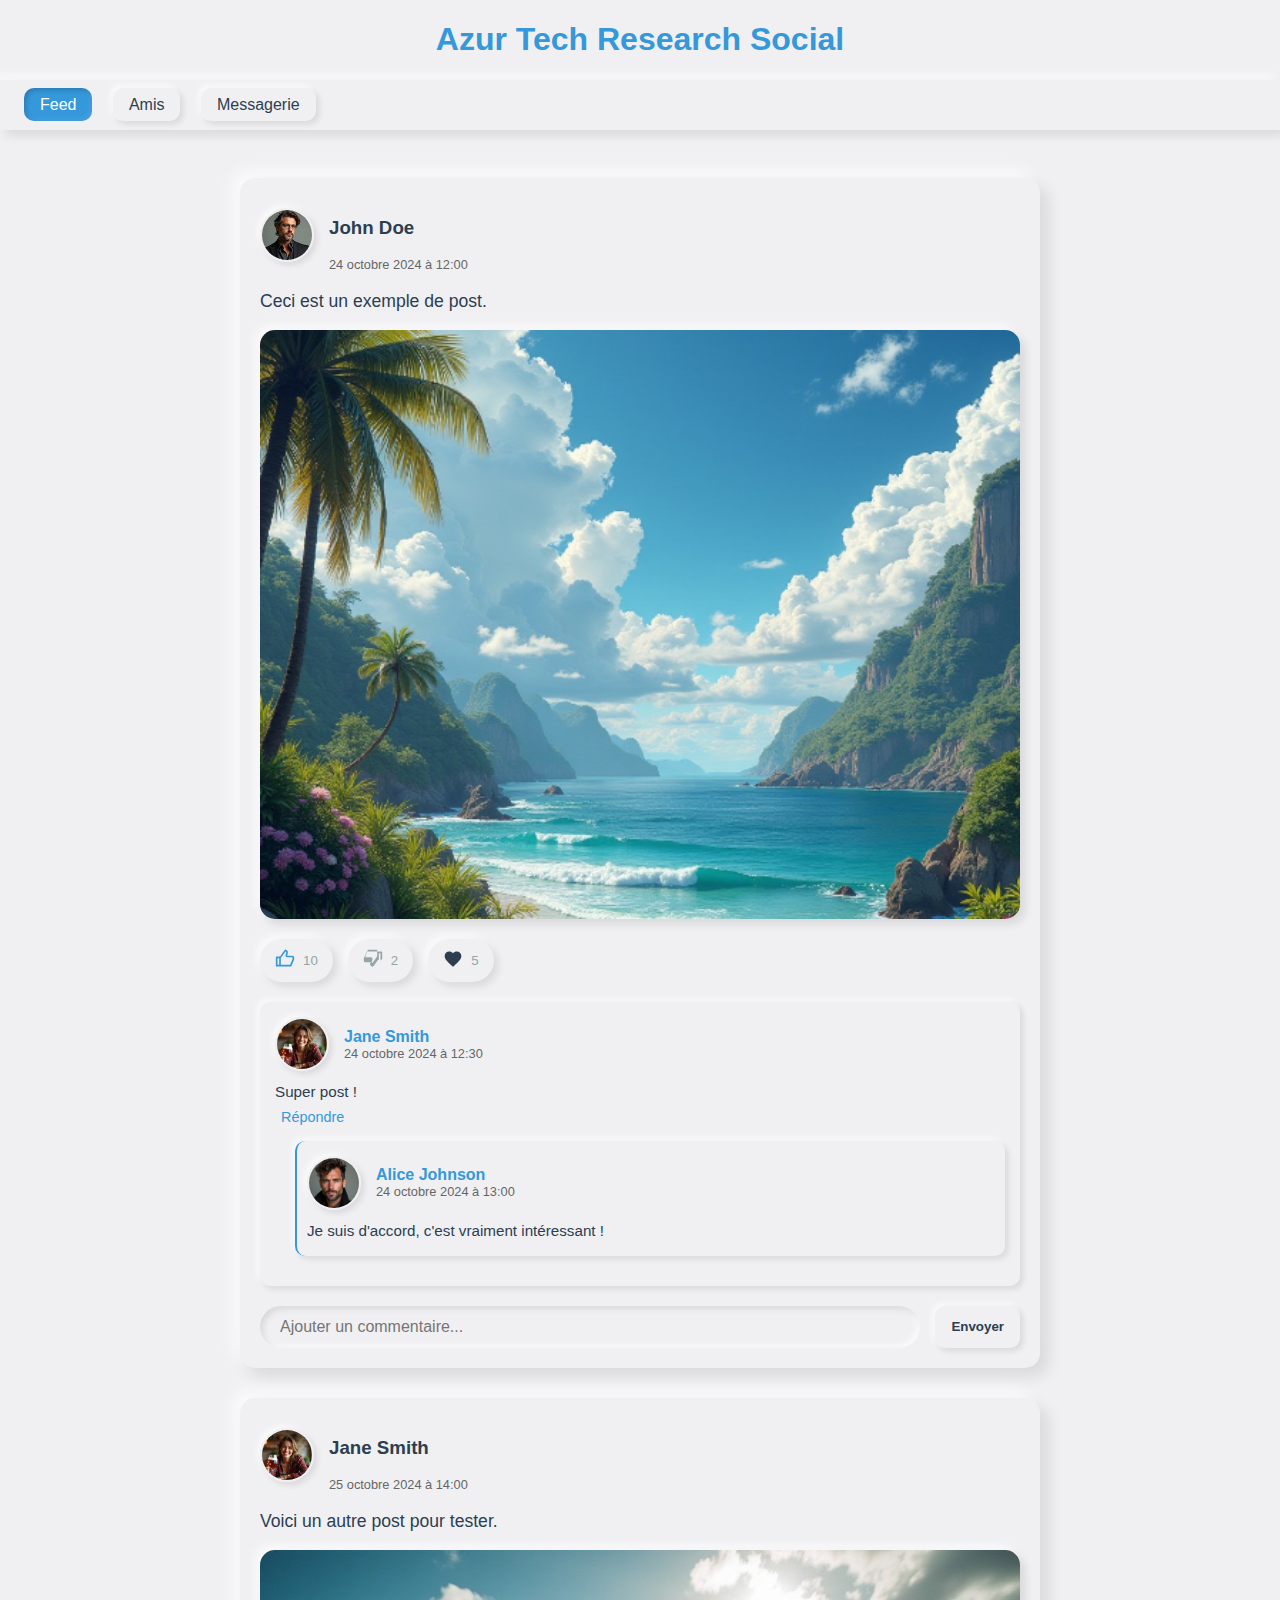
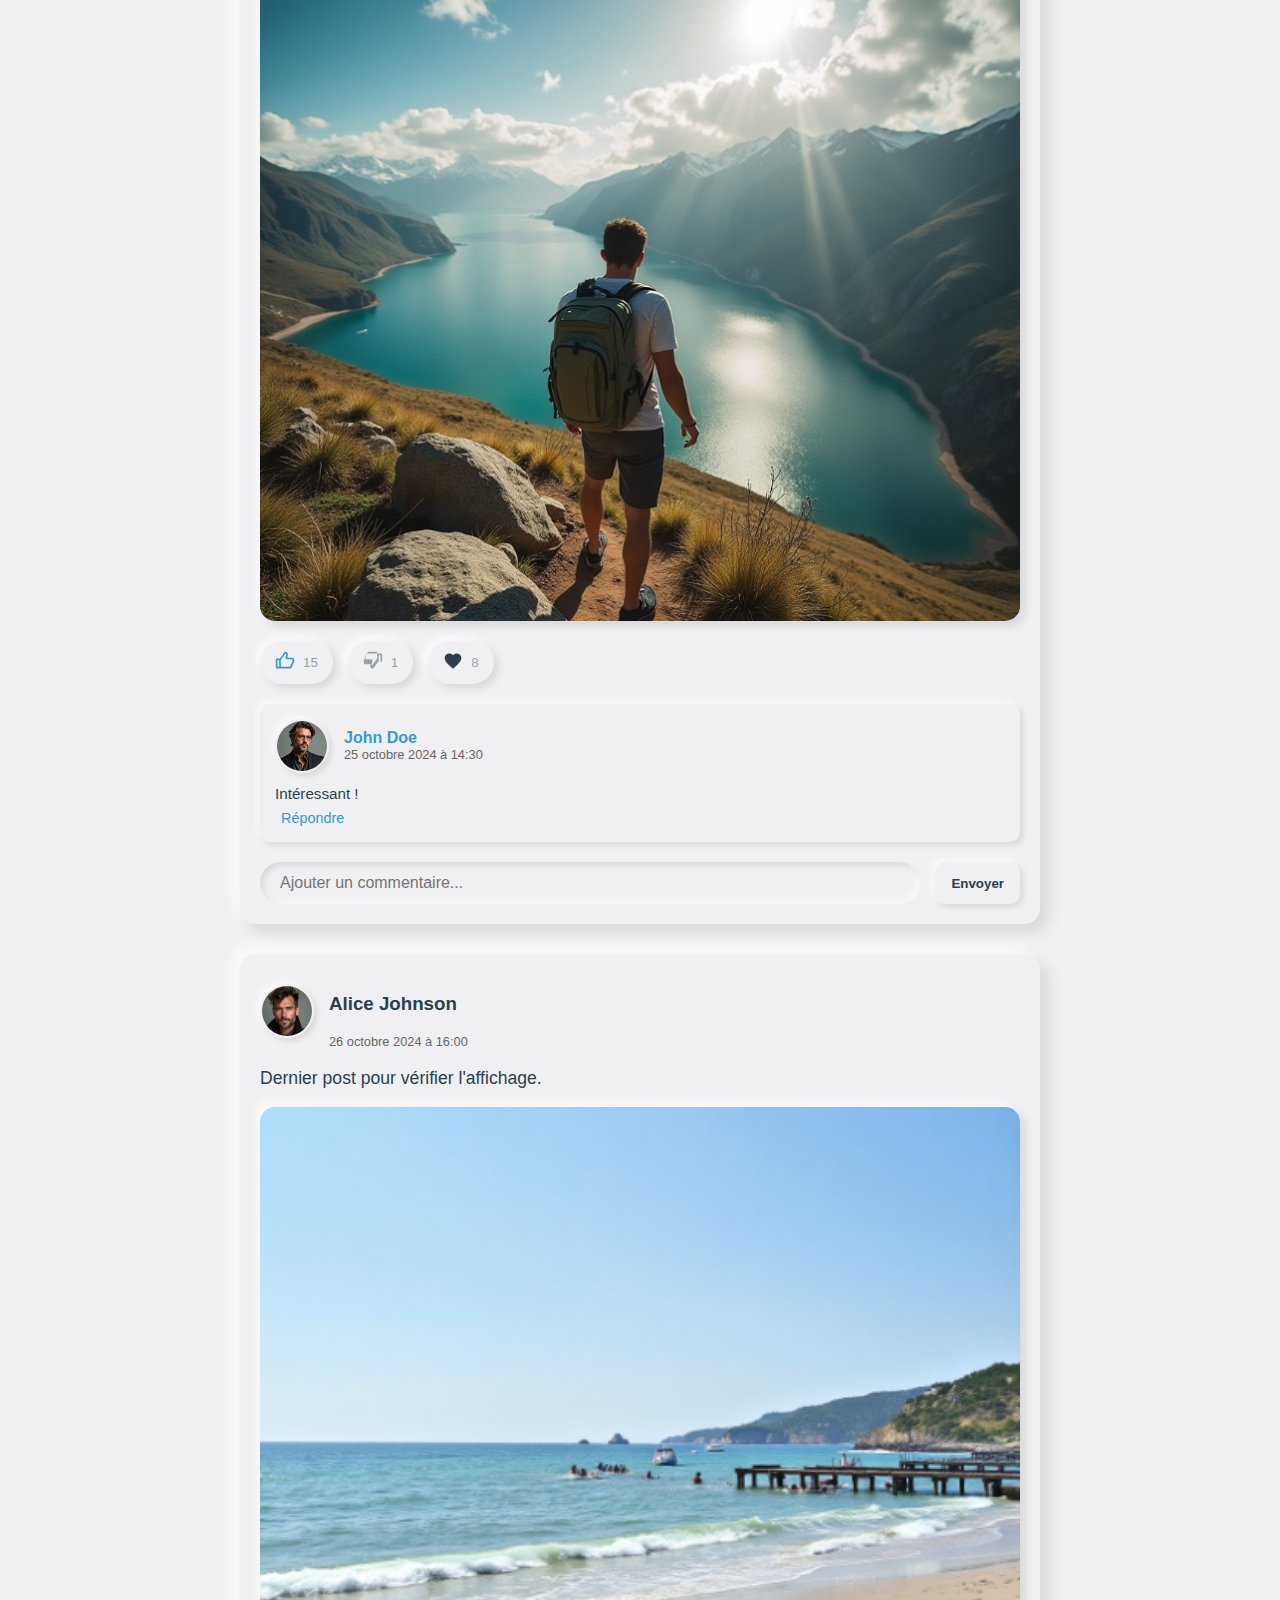
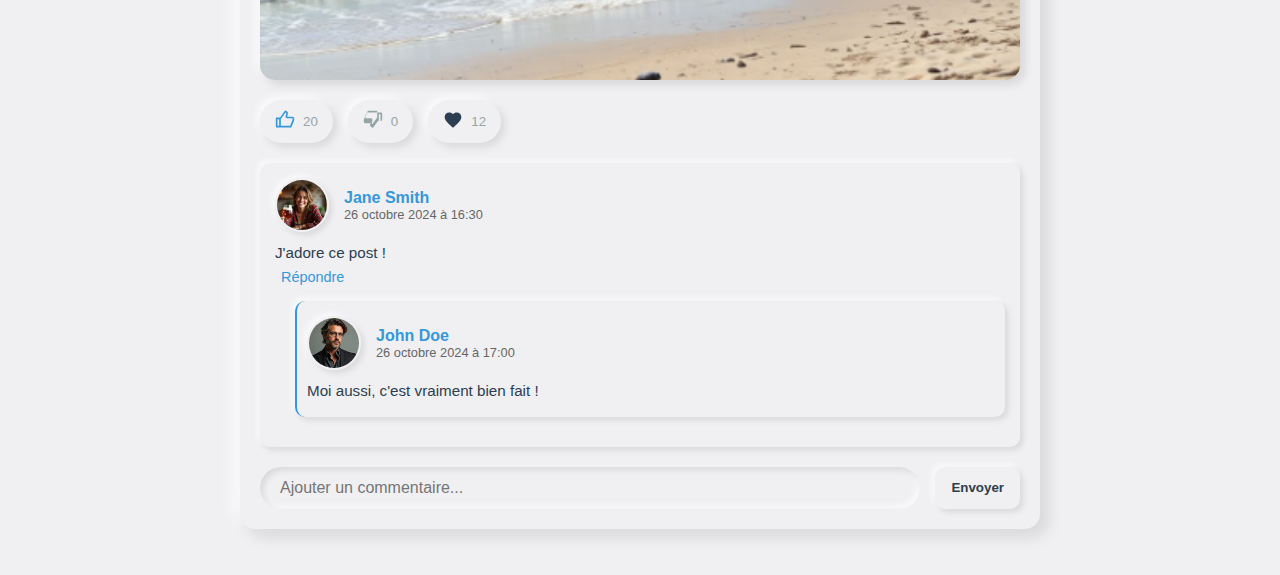
<file: project/index.html>
<!DOCTYPE html>
<html lang="fr">

<head>
    <meta charset="UTF-8">
    <meta name="viewport" content="width=device-width, initial-scale=1.0">
    <title>Votre Application</title>

    <!-- CSS Files -->
    <link rel="stylesheet" href="css/style.css">
    <link rel="stylesheet" href="css/components/feed.css">
    <link rel="stylesheet" href="css/components/messaging.css">
    <link rel="stylesheet" href="css/components/friends.css">
</head>

<body>
    <header>
        <h1 style="text-align: center; color: var(--primary-color);">Azur Tech Research Social</h1>
    </header>
    <nav>
        <a href="index.html" class="active">Feed</a>
        <a href="pages/friends.html">Amis</a>
        <a href="pages/messaging.html">Messagerie</a>
    </nav>
    <div id="posts-container"></div>

    <!-- Scripts -->
    <script type="module" src="js/app.js"></script>
    <script type="module" src="js/utils/dom.js"></script>
    <script type="module" src="js/utils/particles.js"></script>
</body>

</html>
</file>
<file: project/css/style.css>
:root {
    --background: #e0e5ec;
    --text-color: #333;
    --primary-color: #4a90e2;
    --shadow-light: rgba(255, 255, 255, 0.7);
    --shadow-dark: rgba(0, 0, 0, 0.1);
}

body {
    font-family: 'Arial', sans-serif;
    background-color: var(--background);
    color: var(--text-color);
    margin: 0;
    padding: 0;
    min-height: 100vh;
    display: flex;
    flex-direction: column;
}

nav {
    background-color: var(--background);
    padding: 1rem;
    box-shadow:
        5px 5px 10px var(--shadow-dark),
        -5px -5px 10px var(--shadow-light);
    margin-bottom: 2rem;
}

nav a {
    text-decoration: none;
    color: var(--text-color);
    padding: 0.5rem 1rem;
    margin: 0 0.5rem;
    border-radius: 10px;
    transition: all 0.3s ease;
    box-shadow:
        3px 3px 6px var(--shadow-dark),
        -3px -3px 6px var(--shadow-light);
}

nav a:hover,
nav a.active {
    background-color: var(--primary-color);
    color: white;
    box-shadow: inset 2px 2px 5px rgba(0, 0, 0, 0.2),
        inset -2px -2px 5px rgba(255, 255, 255, 0.1);
}

#posts-container {
    max-width: 800px;
    margin: 0 auto;
    padding: 1rem;
}

.neu-card {
    background-color: var(--background);
    border-radius: 15px;
    padding: 1.5rem;
    margin-bottom: 1.5rem;
    box-shadow:
        5px 5px 10px var(--shadow-dark),
        -5px -5px 10px var(--shadow-light);
}

.neu-button {
    background-color: var(--background);
    border: none;
    padding: 0.5rem 1rem;
    border-radius: 10px;
    color: var(--text-color);
    font-weight: bold;
    cursor: pointer;
    transition: all 0.3s ease;
    box-shadow:
        3px 3px 6px var(--shadow-dark),
        -3px -3px 6px var(--shadow-light);
}

.neu-button:hover {
    box-shadow:
        1px 1px 3px var(--shadow-dark),
        -1px -1px 3px var(--shadow-light);
}

.neu-button:active {
    box-shadow: inset 2px 2px 5px var(--shadow-dark),
        inset -2px -2px 5px var(--shadow-light);
}

.neu-input {
    background-color: var(--background);
    border: none;
    padding: 0.5rem 1rem;
    border-radius: 10px;
    color: var(--text-color);
    box-shadow: inset 2px 2px 5px var(--shadow-dark),
        inset -2px -2px 5px var(--shadow-light);
}

.neu-input:focus {
    outline: none;
    box-shadow: inset 3px 3px 7px var(--shadow-dark),
        inset -3px -3px 7px var(--shadow-light);
}
</file>
<file: project/css/components/feed.css>
/* css/components/feed.css */
:root {
    --background: #f0f0f3;
    --shadow-dark: rgba(0, 0, 0, 0.1);
    --shadow-light: rgba(255, 255, 255, 0.7);
    --primary-color: #3498db;
    /* Custom blue */
    --secondary-color: #2c3e50;
    /* Custom dark gray */
    --accent-color: #95a5a6;
    /* Custom light gray */
    --text-color: #2c3e50;
    --font-family: 'Roboto', 'Arial', sans-serif;
}

body {
    font-family: var(--font-family);
    background: var(--background);
    margin: 0;
    color: var(--text-color);
}

.posts-container {
    max-width: 600px;
    margin: 20px auto;
    padding: 20px;
}

.post {
    margin-bottom: 30px;
    background: var(--background);
    border-radius: 15px;
    box-shadow:
        8px 8px 16px var(--shadow-dark),
        -8px -8px 16px var(--shadow-light);
    padding: 20px;
    transition: box-shadow 0.3s ease;
}

.post:hover {
    box-shadow:
        10px 10px 20px var(--shadow-dark),
        -10px -10px 20px var(--shadow-light);
}

.post-header {
    display: flex;
    align-items: center;
    margin-bottom: 15px;
}

.author-picture {
    width: 50px;
    height: 50px;
    border-radius: 50%;
    margin-right: 15px;
    box-shadow:
        3px 3px 6px var(--shadow-dark),
        -3px -3px 6px var(--shadow-light);
    object-fit: cover;
    object-position: center;
    border: 2px solid var(--background);
    transition: transform 0.3s ease;
}

.author-picture:hover {
    transform: scale(1.05);
}

.author-info {
    display: flex;
    flex-direction: column;
}

.author-name {
    font-weight: bold;
    color: var(--primary-color);
}

.timestamp {
    font-size: 0.8em;
    color: var(--accent-color);
}

.post-content {
    margin: 15px 0;
    line-height: 1.6;
    font-size: 1.1em;
}

.post-image-container {
    margin: 15px 0;
    border-radius: 15px;
    overflow: hidden;
    box-shadow:
        5px 5px 10px var(--shadow-dark),
        -5px -5px 10px var(--shadow-light);
}

.post-image {
    width: 100%;
    height: auto;
    display: block;
    cursor: pointer;
    transition: transform 0.3s ease;
}

.post-image:hover {
    transform: scale(1.03);
}

.reactions {
    display: flex;
    gap: 15px;
    margin: 20px 0 10px;
}

.reaction-btn {
    display: flex;
    align-items: center;
    gap: 8px;
    padding: 10px 15px;
    background: var(--background);
    border: none;
    border-radius: 25px;
    box-shadow:
        4px 4px 8px var(--shadow-dark),
        -4px -4px 8px var(--shadow-light);
    cursor: pointer;
    transition: background 0.3s ease, color 0.3s ease;
    color: var(--accent-color);
}

.reaction-btn:hover {
    background: var(--primary-color);
    color: #fff;
}

.reaction-btn:active {
    box-shadow:
        inset 4px 4px 8px var(--shadow-dark),
        inset -4px -4px 8px var(--shadow-light);
}

.comments-section {
    margin-top: 20px;
}

.comment {
    padding: 15px;
    margin: 15px 0;
    background: var(--background);
    border-radius: 10px;
    box-shadow:
        3px 3px 6px var(--shadow-dark),
        -3px -3px 6px var(--shadow-light);
}

.comment-header {
    display: flex;
    align-items: center;
    margin-bottom: 10px;
}

.comment-content {
    margin: 0;
    font-size: 0.95em;
    color: var(--text-color);
    line-height: 1.4;
}

.comment-form {
    display: flex;
    gap: 15px;
    margin-top: 20px;
}

.neu-input {
    flex: 1;
    padding: 12px 20px;
    border: none;
    border-radius: 25px;
    background: var(--background);
    box-shadow:
        inset 3px 3px 6px var(--shadow-dark),
        inset -3px -3px 6px var(--shadow-light);
    font-size: 1em;
    color: var(--text-color);
    transition: box-shadow 0.3s ease;
}

.neu-input:focus {
    outline: none;
    box-shadow:
        inset 4px 4px 8px var(--shadow-dark),
        inset -4px -4px 8px var(--shadow-light);
}

.fullscreen-overlay {
    position: fixed;
    top: 0;
    left: 0;
    width: 100%;
    height: 100%;
    background: rgba(0, 0, 0, 0.9);
    display: flex;
    justify-content: center;
    align-items: center;
    z-index: 1000;
    cursor: pointer;
}

.fullscreen-image {
    max-width: 90%;
    max-height: 90vh;
    object-fit: contain;
    border-radius: 10px;
    box-shadow: 0 0 30px rgba(255, 255, 255, 0.1);
}

@media (max-width: 768px) {
    .posts-container {
        padding: 15px;
    }

    .post {
        padding: 15px;
    }

    .comment-form {
        flex-direction: column;
    }

    .reaction-btn {
        padding: 8px 12px;
    }
}

canvas {
    position: fixed;
    top: 0;
    left: 0;
    pointer-events: none;
    /* Ensure it doesn't block interactions */
    z-index: 1000;
    /* Ensure it is above other elements */
}

.reply {
    margin-left: 20px;
    border-left: 2px solid var(--primary-color);
    padding-left: 10px;
}

.reply-button {
    background: none;
    border: none;
    color: var(--primary-color);
    cursor: pointer;
    font-size: 0.9em;
    margin-top: 5px;
}

.reply-form {
    margin-top: 10px;
    display: flex;
    gap: 10px;
}

.reply-form .neu-input {
    flex-grow: 1;
}
</file>
<file: project/css/components/messaging.css>
/* css/components/messaging.css */
.messaging-container {
    display: grid;
    grid-template-columns: 300px 1fr;
    gap: 20px;
    max-width: 1200px;
    margin: 20px auto;
    padding: 0 20px;
    height: calc(100vh - 100px);
}

.conversations-list {
    overflow-y: auto;
    padding: 10px;
}

.conversation-item {
    display: flex;
    align-items: center;
    padding: 15px;
    margin-bottom: 10px;
    cursor: pointer;
    transition: transform 0.2s ease;
}

.conversation-item:hover {
    transform: translateY(-2px);
}

.profile-picture {
    width: 50px;
    height: 50px;
    border-radius: 50%;
    margin-right: 15px;
    box-shadow:
        2px 2px 5px var(--shadow-dark),
        -2px -2px 5px var(--shadow-light);
}

.conversation-info {
    flex: 1;
}

.conversation-header {
    display: flex;
    align-items: center;
    justify-content: space-between;
    margin-bottom: 5px;
}

.status-dot {
    width: 10px;
    height: 10px;
    border-radius: 50%;
    margin-left: 10px;
}

.status-dot.online {
    background-color: #4CAF50;
}

.status-dot.offline {
    background-color: #9e9e9e;
}

.message-preview {
    font-size: 0.9em;
    color: #666;
    margin: 0;
    white-space: nowrap;
    overflow: hidden;
    text-overflow: ellipsis;
}

.chat-window {
    display: flex;
    flex-direction: column;
    height: 100%;
}

.chat-header {
    padding: 15px;
    border-bottom: 1px solid var(--shadow-dark);
    display: flex;
    align-items: center;
}

.contact-info {
    margin-left: 15px;
}

.status-container {
    display: flex;
    align-items: center;
    margin-top: 5px;
}

.status-text {
    margin-left: 5px;
    font-size: 0.9em;
    color: #666;
}

.messages-container {
    flex: 1;
    overflow-y: auto;
    padding: 20px;
}

.message {
    display: flex;
    margin-bottom: 20px;
}

.message.own {
    justify-content: flex-end;
}

.message-bubble {
    max-width: 70%;
    padding: 10px 15px;
}

.message.own .message-bubble {
    background-color: #e3f2fd;
}

.message-content {
    margin: 0;
    margin-bottom: 5px;
}

.timestamp {
    font-size: 0.8em;
    color: #666;
}

.message-form {
    display: flex;
    gap: 10px;
    padding: 15px;
    border-top: 1px solid var(--shadow-dark);
}

.message-input {
    flex: 1;
}

@media (max-width: 768px) {
    .messaging-container {
        grid-template-columns: 1fr;
    }

    .chat-window {
        display: none;
    }

    .chat-window.active {
        display: flex;
    }
}
</file>
<file: project/css/components/friends.css>
.friends-list {
    display: flex;
    flex-direction: column;
    gap: 10px;
}

.friend {
    padding: 20px;
    background: #e0e0e0;
    border-radius: 10px;
    box-shadow: 8px 8px 15px #bcbcbc, -8px -8px 15px #ffffff;
    display: flex;
    justify-content: space-between;
    align-items: center;
    cursor: grab;
}

.friend p {
    margin: 0;
}

.friend a {
    text-decoration: none;
    color: #333;
}
</file>
